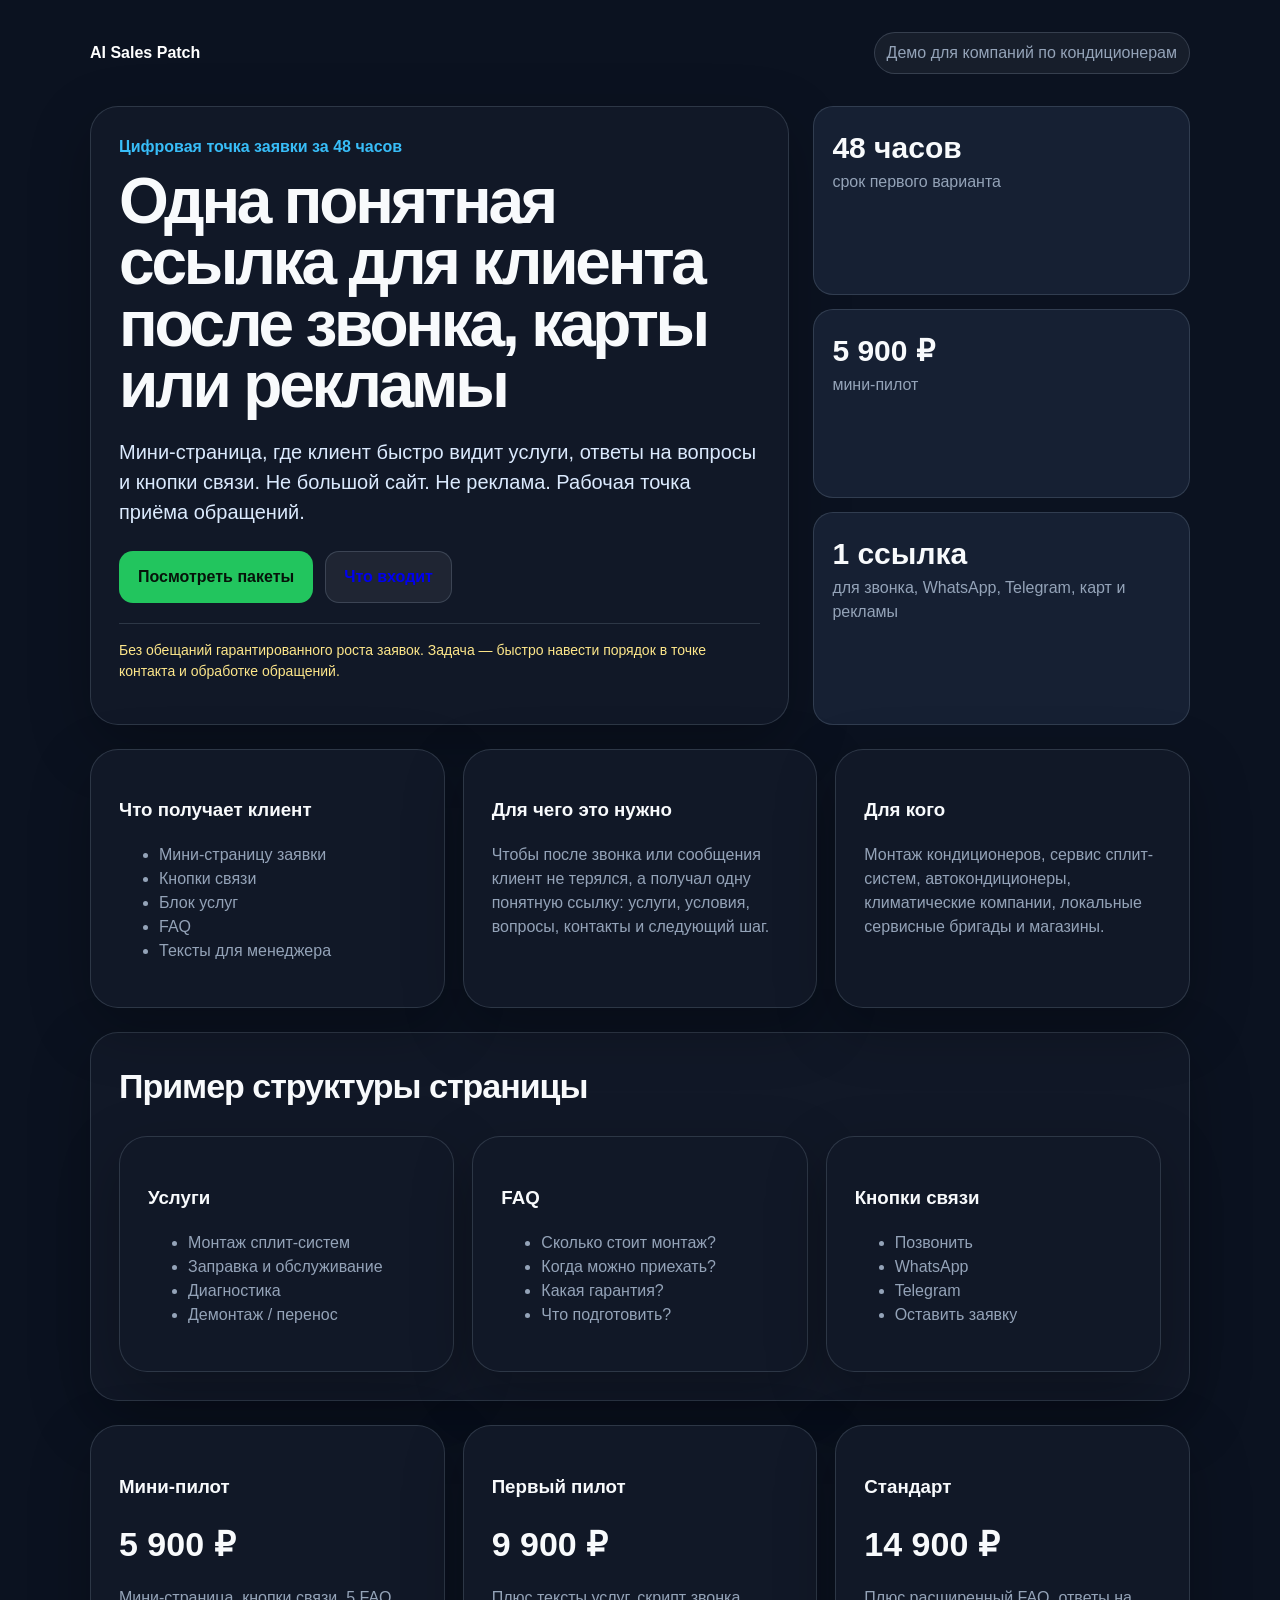
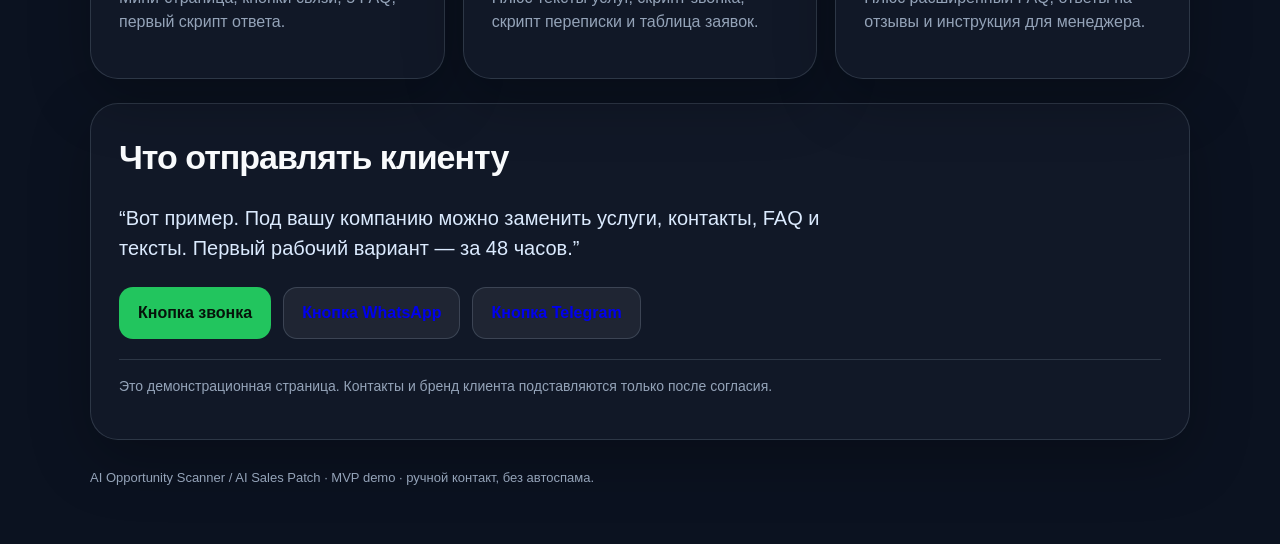
<file: public/demo-48h/index.html>
<!doctype html>
<html lang="ru">
<head>
  <meta charset="utf-8">
  <meta name="viewport" content="width=device-width,initial-scale=1">
  <title>Цифровая точка заявки за 48 часов</title>
  <meta name="description" content="Демо мини-страницы заявки для компаний по кондиционерам и сплит-системам.">
  <link rel="stylesheet" href="./style.css">
</head>
<body>
  <main class="page">
    <header class="top">
      <div class="logo">AI Sales Patch</div>
      <div class="badge">Демо для компаний по кондиционерам</div>
    </header>

    <section class="hero">
      <div class="panel">
        <div class="kicker">Цифровая точка заявки за 48 часов</div>
        <h1>Одна понятная ссылка для клиента после звонка, карты или рекламы</h1>
        <p class="lead">Мини-страница, где клиент быстро видит услуги, ответы на вопросы и кнопки связи. Не большой сайт. Не реклама. Рабочая точка приёма обращений.</p>
        <div class="actions">
          <a class="btn primary" href="#price">Посмотреть пакеты</a>
          <a class="btn secondary" href="#structure">Что входит</a>
        </div>
        <p class="note warn">Без обещаний гарантированного роста заявок. Задача — быстро навести порядок в точке контакта и обработке обращений.</p>
      </div>

      <aside class="side">
        <div class="metric"><strong>48 часов</strong><span>срок первого варианта</span></div>
        <div class="metric"><strong>5 900 ₽</strong><span>мини-пилот</span></div>
        <div class="metric"><strong>1 ссылка</strong><span>для звонка, WhatsApp, Telegram, карт и рекламы</span></div>
      </aside>
    </section>

    <section class="grid section" id="structure">
      <article class="card">
        <h3>Что получает клиент</h3>
        <ul>
          <li>Мини-страницу заявки</li>
          <li>Кнопки связи</li>
          <li>Блок услуг</li>
          <li>FAQ</li>
          <li>Тексты для менеджера</li>
        </ul>
      </article>
      <article class="card">
        <h3>Для чего это нужно</h3>
        <p>Чтобы после звонка или сообщения клиент не терялся, а получал одну понятную ссылку: услуги, условия, вопросы, контакты и следующий шаг.</p>
      </article>
      <article class="card">
        <h3>Для кого</h3>
        <p>Монтаж кондиционеров, сервис сплит-систем, автокондиционеры, климатические компании, локальные сервисные бригады и магазины.</p>
      </article>
    </section>

    <section class="section panel">
      <h2>Пример структуры страницы</h2>
      <div class="grid">
        <div class="card"><h3>Услуги</h3><ul><li>Монтаж сплит-систем</li><li>Заправка и обслуживание</li><li>Диагностика</li><li>Демонтаж / перенос</li></ul></div>
        <div class="card"><h3>FAQ</h3><ul><li>Сколько стоит монтаж?</li><li>Когда можно приехать?</li><li>Какая гарантия?</li><li>Что подготовить?</li></ul></div>
        <div class="card"><h3>Кнопки связи</h3><ul><li>Позвонить</li><li>WhatsApp</li><li>Telegram</li><li>Оставить заявку</li></ul></div>
      </div>
    </section>

    <section class="grid section" id="price">
      <article class="card"><h3>Мини-пилот</h3><div class="price">5 900 ₽</div><p>Мини-страница, кнопки связи, 5 FAQ, первый скрипт ответа.</p></article>
      <article class="card"><h3>Первый пилот</h3><div class="price">9 900 ₽</div><p>Плюс тексты услуг, скрипт звонка, скрипт переписки и таблица заявок.</p></article>
      <article class="card"><h3>Стандарт</h3><div class="price">14 900 ₽</div><p>Плюс расширенный FAQ, ответы на отзывы и инструкция для менеджера.</p></article>
    </section>

    <section class="section panel">
      <h2>Что отправлять клиенту</h2>
      <p class="lead">“Вот пример. Под вашу компанию можно заменить услуги, контакты, FAQ и тексты. Первый рабочий вариант — за 48 часов.”</p>
      <div class="actions">
        <a class="btn primary" href="tel:+79990000000">Кнопка звонка</a>
        <a class="btn secondary" href="#">Кнопка WhatsApp</a>
        <a class="btn secondary" href="#">Кнопка Telegram</a>
      </div>
      <p class="note">Это демонстрационная страница. Контакты и бренд клиента подставляются только после согласия.</p>
    </section>

    <footer class="footer">AI Opportunity Scanner / AI Sales Patch · MVP demo · ручной контакт, без автоспама.</footer>
  </main>
</body>
</html>
</file>
<file: public/demo-48h/style.css>
*{box-sizing:border-box}body{margin:0;font-family:Arial,Helvetica,sans-serif;background:#0b1220;color:#f8fafc;line-height:1.5}.page{width:min(1100px,calc(100% - 32px));margin:0 auto;padding:32px 0 56px}.top{display:flex;justify-content:space-between;gap:16px;align-items:center;color:#94a3b8;margin-bottom:32px}.logo{font-weight:900;color:#fff}.badge{border:1px solid rgba(148,163,184,.25);border-radius:999px;padding:8px 12px;background:rgba(255,255,255,.05)}.hero{display:grid;grid-template-columns:1.3fr .7fr;gap:24px}.panel,.card{background:#111827;border:1px solid rgba(148,163,184,.22);border-radius:28px;padding:28px;box-shadow:0 20px 60px rgba(0,0,0,.25)}.kicker{color:#38bdf8;font-weight:800;margin-bottom:12px}h1{margin:0 0 16px;font-size:clamp(34px,6vw,64px);line-height:.96;letter-spacing:-.05em}.lead{font-size:20px;color:#dbeafe;max-width:760px}.actions{display:flex;flex-wrap:wrap;gap:12px;margin-top:24px}.btn{display:inline-flex;align-items:center;justify-content:center;min-height:48px;padding:13px 18px;border-radius:14px;text-decoration:none;font-weight:900;border:1px solid rgba(148,163,184,.25)}.primary{background:#22c55e;color:#06130a;border-color:transparent}.secondary{background:rgba(255,255,255,.06)}.side{display:grid;gap:14px}.metric{background:#162033;border:1px solid rgba(148,163,184,.22);border-radius:20px;padding:18px}.metric strong{display:block;font-size:30px}.metric span,.muted,.card li,.card p{color:#94a3b8}.grid{display:grid;grid-template-columns:repeat(3,1fr);gap:18px;margin-top:24px}.section{margin-top:24px}h2{font-size:34px;letter-spacing:-.03em;margin:0 0 14px}.price{font-size:34px;font-weight:900;margin:12px 0}.note{border-top:1px solid rgba(148,163,184,.22);margin-top:20px;padding-top:16px;color:#94a3b8;font-size:14px}.warn{color:#fde68a}.footer{color:#94a3b8;padding-top:28px;font-size:13px}@media(max-width:860px){.hero,.grid{grid-template-columns:1fr}.panel,.card{padding:22px}}
</file>
